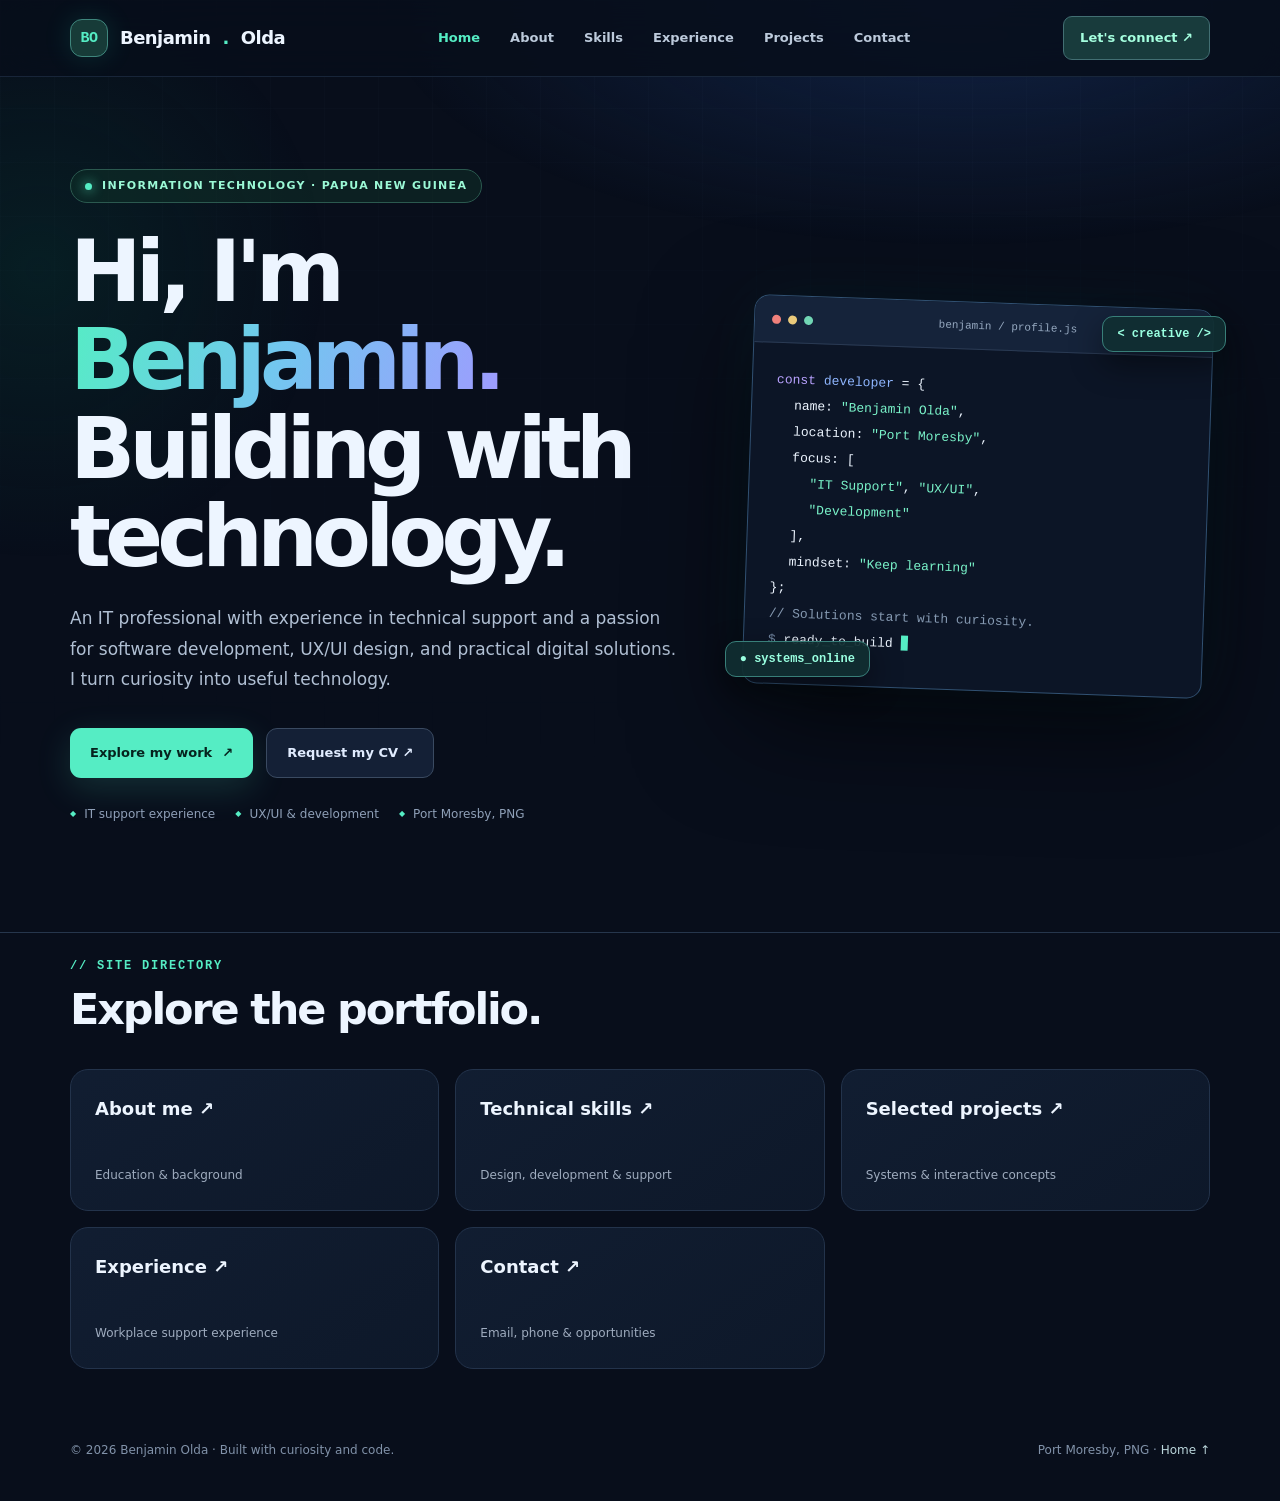
<file: index.html>
<!doctype html>
<html lang="en">
<head>
<meta charset="utf-8">
<meta name="viewport" content="width=device-width,initial-scale=1">

<title>Benjamin Olda | Home — IT Portfolio</title>

<meta name="description" content="Portfolio of Benjamin Olda, Papua New Guinea IT professional working across IT support, software development and UX/UI design.">

<meta name="theme-color" content="#080e1b">

<link rel="canonical" href="https://benjaminolda01.github.io/">

<!-- Website Favicon -->
<link rel="icon" type="image/jpeg" href="/favicon.jpg">

<meta property="og:type" content="website">
<meta property="og:title" content="Benjamin Olda | Home — IT Portfolio">
<meta property="og:description" content="Portfolio of Benjamin Olda, Papua New Guinea IT professional working across IT support, software development and UX/UI design.">
<meta property="og:url" content="https://benjaminolda01.github.io/">

<link rel="stylesheet" href="styles.css">
</head>

<body>

<div class="grid-bg" aria-hidden="true"></div>

<header class="topbar">
<nav class="nav wrap" aria-label="Main navigation">

<a class="brand" href="index.html" aria-label="Benjamin Olda home">
<span class="logo">BO</span> Benjamin<span style="color:var(--mint)">.</span>Olda
</a>

<button class="menu-toggle" id="menuToggle" type="button" aria-expanded="false" aria-controls="navLinks">
☰ Menu
</button>

<div class="links" id="navLinks">
<a href="index.html" aria-current="page">Home</a>
<a href="about.html">About</a>
<a href="skills.html">Skills</a>
<a href="experience.html">Experience</a>
<a href="projects.html">Projects</a>
<a href="contact.html">Contact</a>
</div>

<a class="nav-cta" href="contact.html">Let's connect ↗</a>

</nav>
</header>

<main>

<section class="hero" id="home">
<div class="wrap hero-layout">

<div>

<div class="eyebrow">
<span class="pulse"></span> Information Technology · Papua New Guinea
</div>

<h1>
Hi, I'm <span class="gradient">Benjamin.</span><br/>
Building with technology.
</h1>

<p class="intro">
An IT professional with experience in technical support and a passion for software development, UX/UI design, and practical digital solutions. I turn curiosity into useful technology.
</p>

<div class="cta-row">
<a class="btn btn-primary" href="projects.html">
Explore my work <span aria-hidden="true">↗</span>
</a>

<a class="btn btn-outline" href="mailto:benjaminisaiaholda01@gmail.com?subject=Request%20for%20CV">
Request my CV ↗
</a>
</div>

<div class="micro">
<span>IT support experience</span>
<span>UX/UI &amp; development</span>
<span>Port Moresby, PNG</span>
</div>

</div>

<div aria-label="Decorative code editor illustration" class="visual">

<div class="orb"></div>

<div class="terminal">

<div class="terminal-head">
<span class="dot"></span>
<span class="dot"></span>
<span class="dot"></span>
<span class="terminal-title">benjamin / profile.js</span>
</div>

<div class="terminal-body">

<div>
<span class="term-purple">const</span>
<span class="term-key">developer</span> = {
</div>

<div class="term-indent">
name: <span class="term-str">"Benjamin Olda"</span>,
</div>

<div class="term-indent">
location: <span class="term-str">"Port Moresby"</span>,
</div>

<div class="term-indent">
focus: [
</div>

<div class="term-indent" style="padding-left:36px">
<span class="term-str">"IT Support"</span>, <span class="term-str">"UX/UI"</span>,
</div>

<div class="term-indent" style="padding-left:36px">
<span class="term-str">"Development"</span>
</div>

<div class="term-indent">],</div>

<div class="term-indent">
mindset: <span class="term-str">"Keep learning"</span>
</div>

<div>};</div>

<div class="term-comment">// Solutions start with curiosity.</div>

<div>
<span class="term-muted">$</span> ready_to_build
<span class="term-cursor"></span>
</div>

</div>
</div>

<div class="float-chip chip-a">&lt; creative /&gt;</div>
<div class="float-chip chip-b">● systems_online</div>

</div>

</div>
</section>

<hr class="divider">

<section class="page-nav">
<div class="wrap">

<div class="section-head">
<div class="kicker">// Site directory</div>
<h2>Explore the portfolio.</h2>
</div>

<div class="page-nav-grid">

<a class="glass page-nav-card" href="about.html">
<strong>About me ↗</strong>
<span>Education & background</span>
</a>

<a class="glass page-nav-card" href="skills.html">
<strong>Technical skills ↗</strong>
<span>Design, development & support</span>
</a>

<a class="glass page-nav-card" href="projects.html">
<strong>Selected projects ↗</strong>
<span>Systems & interactive concepts</span>
</a>

<a class="glass page-nav-card" href="experience.html">
<strong>Experience ↗</strong>
<span>Workplace support experience</span>
</a>

<a class="glass page-nav-card" href="contact.html">
<strong>Contact ↗</strong>
<span>Email, phone & opportunities</span>
</a>

</div>
</div>
</section>

</main>

<footer class="wrap footer">

<span>
© <span id="year">2026</span> Benjamin Olda · Built with curiosity and code.
</span>

<span>
Port Moresby, PNG · <a href="index.html">Home ↑</a>
</span>

</footer>

<script>

const toggle = document.getElementById('menuToggle');
const nav = document.getElementById('navLinks');

toggle.addEventListener('click', () => {
    const opened = nav.classList.toggle('open');
    toggle.setAttribute('aria-expanded', String(opened));
});

nav.querySelectorAll('a').forEach(link => {
    link.addEventListener('click', () => {
        nav.classList.remove('open');
        toggle.setAttribute('aria-expanded', 'false');
    });
});

document.getElementById('year').textContent = new Date().getFullYear();

</script>

</body>
</html>
</file>
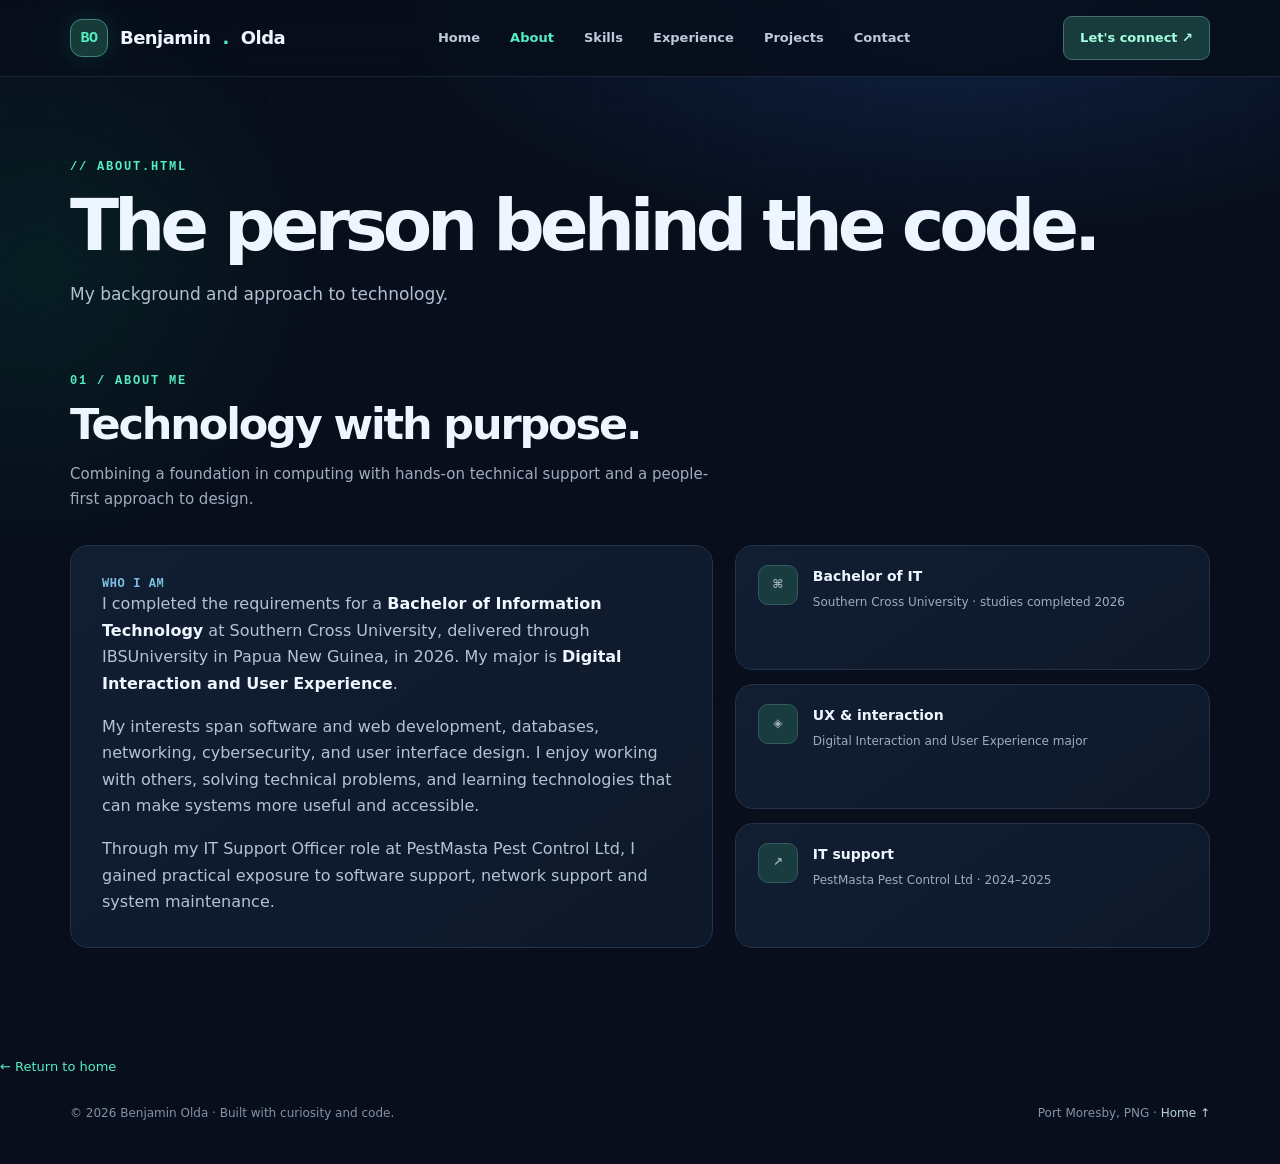
<file: about.html>
<!doctype html><html lang="en"><head><meta charset="utf-8"><meta name="viewport" content="width=device-width,initial-scale=1">
<title>Benjamin Olda | About — IT Portfolio</title><meta name="description" content="Learn about Benjamin Olda’s Bachelor of Information Technology studies and focus on Digital Interaction and User Experience.">
<meta name="theme-color" content="#080e1b"><link rel="canonical" href="https://benjaminolda01.github.io/about.html">
<meta property="og:type" content="website"><meta property="og:title" content="Benjamin Olda | About — IT Portfolio"><meta property="og:description" content="Learn about Benjamin Olda’s Bachelor of Information Technology studies and focus on Digital Interaction and User Experience."><meta property="og:url" content="https://benjaminolda01.github.io/about.html">
<link rel="stylesheet" href="styles.css"></head><body><div class="grid-bg" aria-hidden="true"></div><header class="topbar"><nav class="nav wrap" aria-label="Main navigation">
<a class="brand" href="index.html" aria-label="Benjamin Olda home"><span class="logo">BO</span> Benjamin<span style="color:var(--mint)">.</span>Olda</a>
<button class="menu-toggle" id="menuToggle" type="button" aria-expanded="false" aria-controls="navLinks">☰ Menu</button>
<div class="links" id="navLinks"><a href="index.html">Home</a><a href="about.html" aria-current="page">About</a><a href="skills.html">Skills</a><a href="experience.html">Experience</a><a href="projects.html">Projects</a><a href="contact.html">Contact</a></div><a class="nav-cta" href="contact.html">Let's connect ↗</a></nav></header><main><div class="wrap page-heading"><div class="kicker">// about.html</div><h1>The person behind the code.</h1><p class="intro">My background and approach to technology.</p></div><section class="section section-page" id="about"><div class="wrap"><div class="section-head"><div class="kicker">01 / About me</div><h2>Technology with purpose.</h2><p class="section-desc">Combining a foundation in computing with hands-on technical support and a people-first approach to design.</p></div>
<div class="about-grid"><div class="glass about-main"><div class="small-label">WHO I AM</div><p>I completed the requirements for a <strong style="color:#eef7ff">Bachelor of Information Technology</strong> at Southern Cross University, delivered through IBSUniversity in Papua New Guinea, in 2026. My major is <strong style="color:#eef7ff">Digital Interaction and User Experience</strong>.</p><p>My interests span software and web development, databases, networking, cybersecurity, and user interface design. I enjoy working with others, solving technical problems, and learning technologies that can make systems more useful and accessible.</p><p>Through my IT Support Officer role at PestMasta Pest Control Ltd, I gained practical exposure to software support, network support and system maintenance.</p></div>
<div class="fact-grid"><div class="glass fact"><span class="fact-icon">⌘</span><div><strong>Bachelor of IT</strong><span>Southern Cross University · studies completed 2026</span></div></div><div class="glass fact"><span class="fact-icon">◈</span><div><strong>UX &amp; interaction</strong><span>Digital Interaction and User Experience major</span></div></div><div class="glass fact"><span class="fact-icon">↗</span><div><strong>IT support</strong><span>PestMasta Pest Control Ltd · 2024–2025</span></div></div></div></div>
</div></section><div class="wrap back-line"><a href="index.html">← Return to home</a></div></main><footer class="wrap footer"><span>© <span id="year">2026</span> Benjamin Olda · Built with curiosity and code.</span><span>Port Moresby, PNG · <a href="index.html">Home ↑</a></span></footer><script>
const toggle=document.getElementById('menuToggle'),nav=document.getElementById('navLinks');
toggle.addEventListener('click',()=>{const opened=nav.classList.toggle('open');toggle.setAttribute('aria-expanded',String(opened))});
nav.querySelectorAll('a').forEach(link=>link.addEventListener('click',()=>{nav.classList.remove('open');toggle.setAttribute('aria-expanded','false')}));
document.getElementById('year').textContent=new Date().getFullYear();
</script></body></html>
</file>
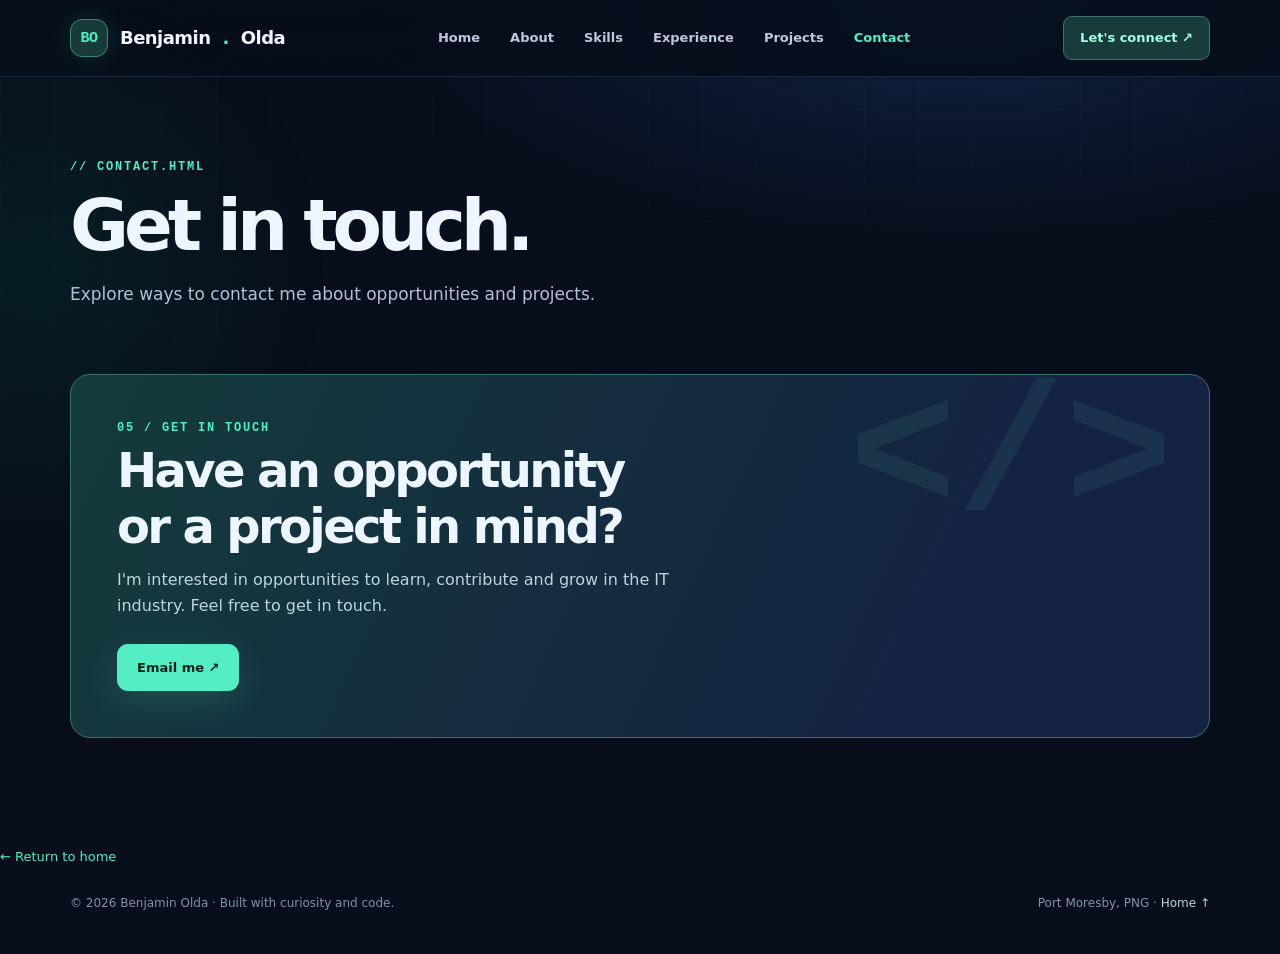
<file: contact.html>
<!doctype html><html lang="en"><head><meta charset="utf-8"><meta name="viewport" content="width=device-width,initial-scale=1">
<title>Benjamin Olda | Contact — IT Portfolio</title><meta name="description" content="Contact Benjamin Olda in Port Moresby, Papua New Guinea for IT opportunities and professional enquiries.">
<meta name="theme-color" content="#080e1b"><link rel="canonical" href="https://benjaminolda01.github.io/contact.html">
<meta property="og:type" content="website"><meta property="og:title" content="Benjamin Olda | Contact — IT Portfolio"><meta property="og:description" content="Contact Benjamin Olda in Port Moresby, Papua New Guinea for IT opportunities and professional enquiries."><meta property="og:url" content="https://benjaminolda01.github.io/contact.html">
<link rel="stylesheet" href="styles.css"></head><body><div class="grid-bg" aria-hidden="true"></div><header class="topbar"><nav class="nav wrap" aria-label="Main navigation">
<a class="brand" href="index.html" aria-label="Benjamin Olda home"><span class="logo">BO</span> Benjamin<span style="color:var(--mint)">.</span>Olda</a>
<button class="menu-toggle" id="menuToggle" type="button" aria-expanded="false" aria-controls="navLinks">☰ Menu</button>
<div class="links" id="navLinks"><a href="index.html">Home</a><a href="about.html">About</a><a href="skills.html">Skills</a><a href="experience.html">Experience</a><a href="projects.html">Projects</a><a href="contact.html" aria-current="page">Contact</a></div><a class="nav-cta" href="contact.html">Let's connect ↗</a></nav></header><main><div class="wrap page-heading"><div class="kicker">// contact.html</div><h1>Get in touch.</h1><p class="intro">Explore ways to contact me about opportunities and projects.</p></div><section class="section section-page" id="contact"><div class="wrap"><div class="contact-box"><div class="kicker">05 / Get in touch</div><h2>Have an opportunity<br/>or a project in mind?</h2><p>I'm interested in opportunities to learn, contribute and grow in the IT industry. Feel free to get in touch.</p><div class="contact-actions"><a class="btn btn-primary" href="mailto:benjaminisaiaholda01@gmail.com?subject=Hello%20Benjamin%20%E2%80%94%20IT%20Opportunity">Email me ↗</a></div></div></div></section><div class="wrap back-line"><a href="index.html">← Return to home</a></div></main><footer class="wrap footer"><span>© <span id="year">2026</span> Benjamin Olda · Built with curiosity and code.</span><span>Port Moresby, PNG · <a href="index.html">Home ↑</a></span></footer><script>
const toggle=document.getElementById('menuToggle'),nav=document.getElementById('navLinks');
toggle.addEventListener('click',()=>{const opened=nav.classList.toggle('open');toggle.setAttribute('aria-expanded',String(opened))});
nav.querySelectorAll('a').forEach(link=>link.addEventListener('click',()=>{nav.classList.remove('open');toggle.setAttribute('aria-expanded','false')}));
document.getElementById('year').textContent=new Date().getFullYear();
</script></body></html>
</file>
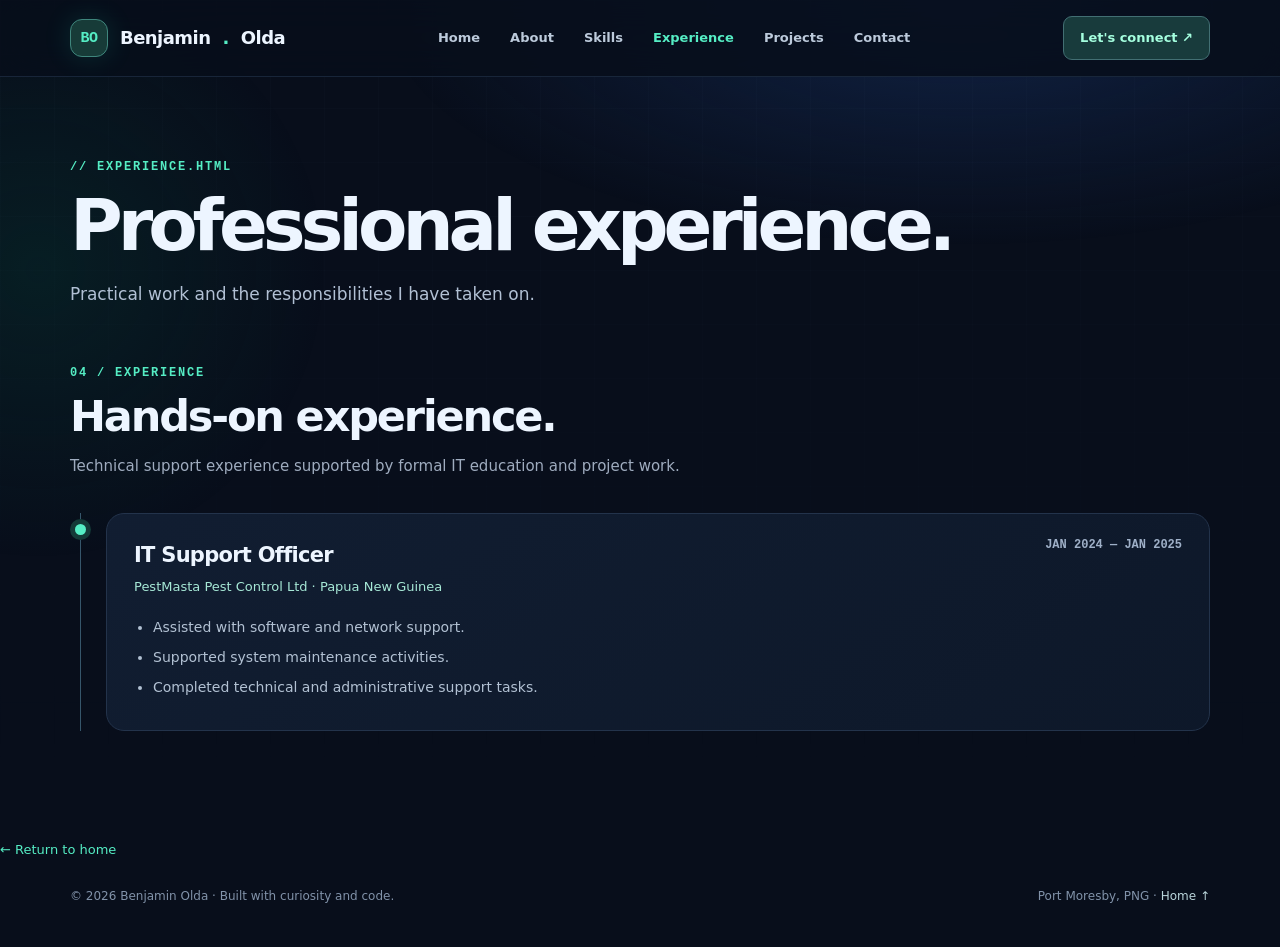
<file: experience.html>
<!doctype html><html lang="en"><head><meta charset="utf-8"><meta name="viewport" content="width=device-width,initial-scale=1">
<title>Benjamin Olda | Experience — IT Portfolio</title><meta name="description" content="IT support experience at PestMasta Pest Control Ltd, including software and network support and maintenance.">
<meta name="theme-color" content="#080e1b"><link rel="canonical" href="https://benjaminolda01.github.io/experience.html">
<meta property="og:type" content="website"><meta property="og:title" content="Benjamin Olda | Experience — IT Portfolio"><meta property="og:description" content="IT support experience at PestMasta Pest Control Ltd, including software and network support and maintenance."><meta property="og:url" content="https://benjaminolda01.github.io/experience.html">
<link rel="stylesheet" href="styles.css"></head><body><div class="grid-bg" aria-hidden="true"></div><header class="topbar"><nav class="nav wrap" aria-label="Main navigation">
<a class="brand" href="index.html" aria-label="Benjamin Olda home"><span class="logo">BO</span> Benjamin<span style="color:var(--mint)">.</span>Olda</a>
<button class="menu-toggle" id="menuToggle" type="button" aria-expanded="false" aria-controls="navLinks">☰ Menu</button>
<div class="links" id="navLinks"><a href="index.html">Home</a><a href="about.html">About</a><a href="skills.html">Skills</a><a href="experience.html" aria-current="page">Experience</a><a href="projects.html">Projects</a><a href="contact.html">Contact</a></div><a class="nav-cta" href="contact.html">Let's connect ↗</a></nav></header><main><div class="wrap page-heading"><div class="kicker">// experience.html</div><h1>Professional experience.</h1><p class="intro">Practical work and the responsibilities I have taken on.</p></div><section class="section section-page" id="experience" style="padding-top:30px"><div class="wrap"><div class="section-head"><div class="kicker">04 / Experience</div><h2>Hands-on experience.</h2><p class="section-desc">Technical support experience supported by formal IT education and project work.</p></div>
<div class="timeline"><article class="glass timeline-card"><div class="timeline-header"><div><h3>IT Support Officer</h3><div class="company">PestMasta Pest Control Ltd · Papua New Guinea</div></div><span class="date">JAN 2024 — JAN 2025</span></div><ul><li>Assisted with software and network support.</li><li>Supported system maintenance activities.</li><li>Completed technical and administrative support tasks.</li></ul></article></div>
</div></section><div class="wrap back-line"><a href="index.html">← Return to home</a></div></main><footer class="wrap footer"><span>© <span id="year">2026</span> Benjamin Olda · Built with curiosity and code.</span><span>Port Moresby, PNG · <a href="index.html">Home ↑</a></span></footer><script>
const toggle=document.getElementById('menuToggle'),nav=document.getElementById('navLinks');
toggle.addEventListener('click',()=>{const opened=nav.classList.toggle('open');toggle.setAttribute('aria-expanded',String(opened))});
nav.querySelectorAll('a').forEach(link=>link.addEventListener('click',()=>{nav.classList.remove('open');toggle.setAttribute('aria-expanded','false')}));
document.getElementById('year').textContent=new Date().getFullYear();
</script></body></html>
</file>
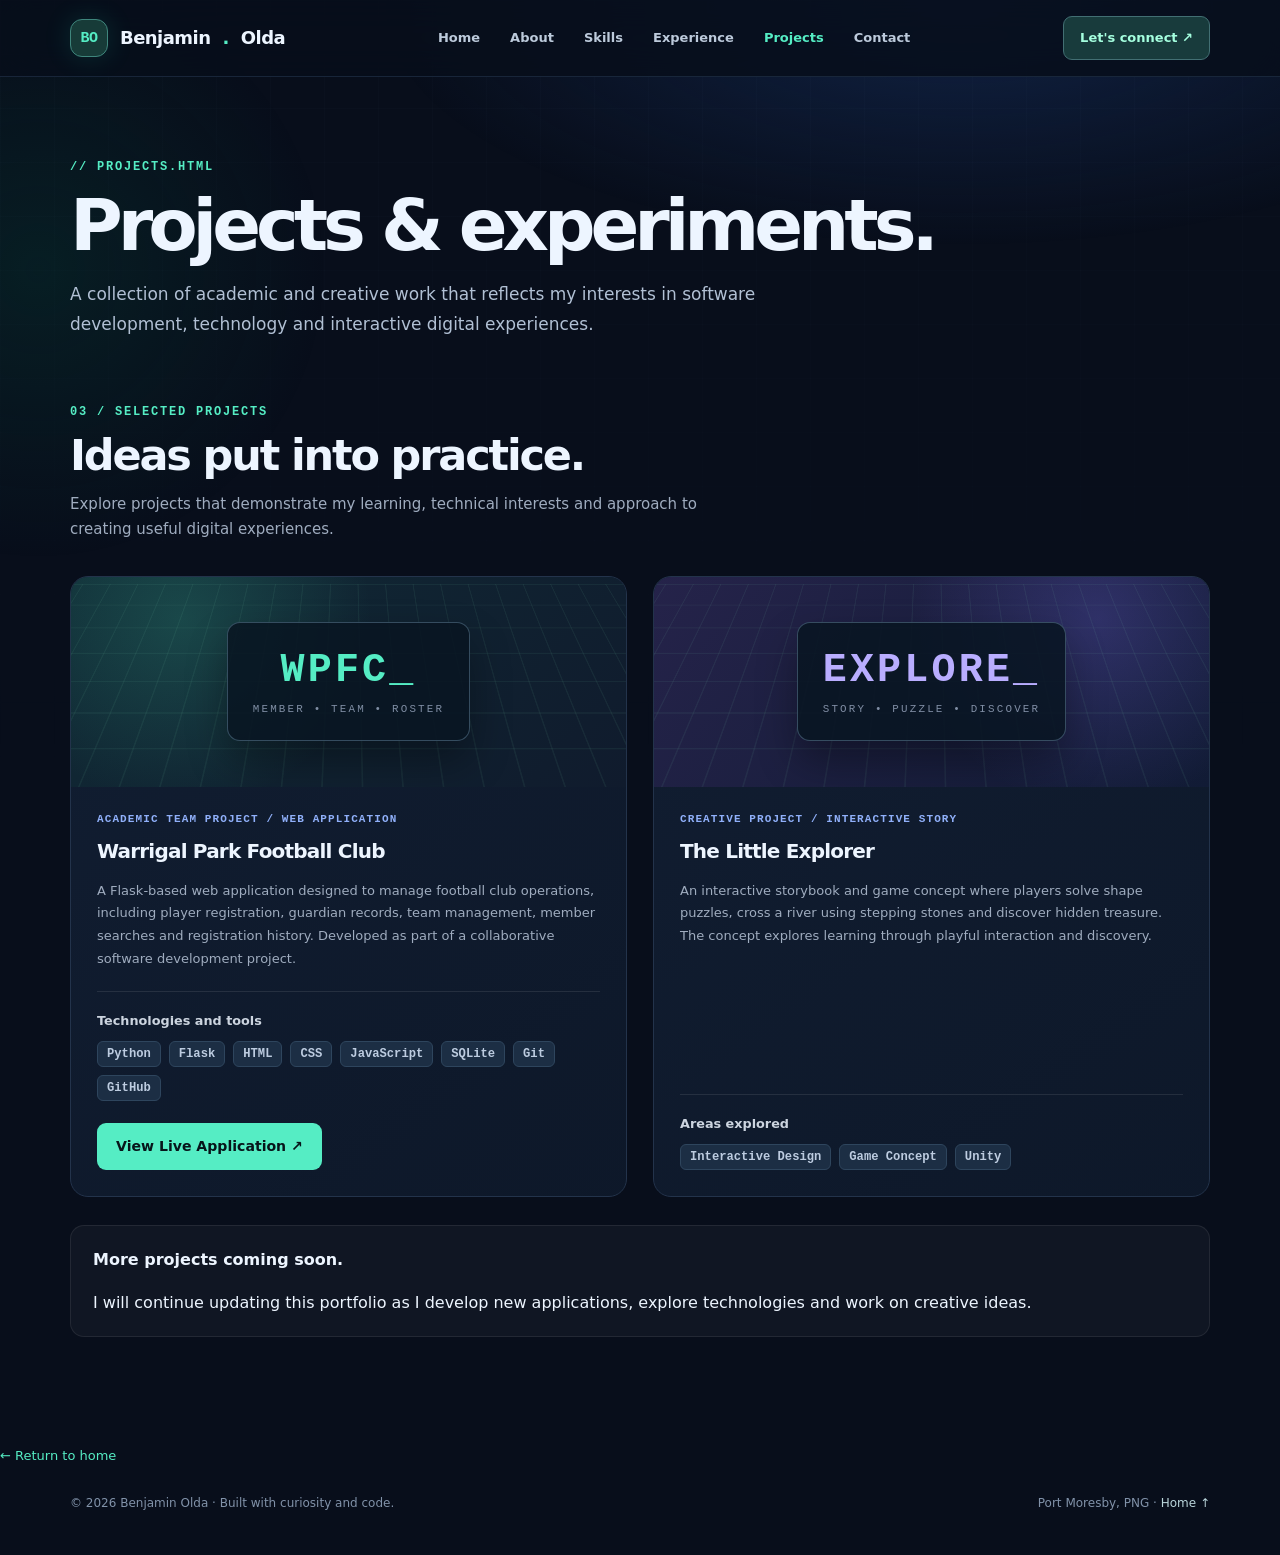
<file: projects.html>
<!doctype html>
<html lang="en">
<head>
  <meta charset="utf-8">
  <meta name="viewport" content="width=device-width, initial-scale=1">

  <title>Benjamin Olda | Projects — IT Portfolio</title>

  <meta name="description" content="Explore Benjamin Olda's academic and creative projects, including Warrigal Park Football Club and The Little Explorer.">
  <meta name="theme-color" content="#080e1b">

  <link rel="canonical" href="https://benjaminolda01.github.io/projects.html">

  <meta property="og:type" content="website">
  <meta property="og:title" content="Benjamin Olda | Projects">
  <meta property="og:description" content="Explore academic and creative projects by Benjamin Olda.">
  <meta property="og:url" content="https://benjaminolda01.github.io/projects.html">

  <link rel="stylesheet" href="styles.css">

  <style>
    .projects-intro {
      max-width: 720px;
    }

    .project-grid {
      display: grid;
      grid-template-columns: repeat(2, minmax(0, 1fr));
      gap: 26px;
      align-items: stretch;
    }

    .project {
      display: flex;
      flex-direction: column;
      height: 100%;
      overflow: hidden;
      transition: transform 0.25s ease, border-color 0.25s ease;
    }

    .project:hover {
      transform: translateY(-5px);
    }

    .project-visual {
      min-height: 190px;
      display: flex;
      align-items: center;
      justify-content: center;
      position: relative;
      overflow: hidden;
    }

    .project-visual.first {
      background:
        radial-gradient(circle at 20% 20%, rgba(69, 221, 174, 0.18), transparent 40%),
        linear-gradient(135deg, #102a35, #101b2d);
    }

    .project-visual.second {
      background:
        radial-gradient(circle at 80% 20%, rgba(128, 115, 255, 0.22), transparent 40%),
        linear-gradient(135deg, #25234a, #111b35);
    }

    .project-code {
      text-align: center;
      padding: 25px;
      position: relative;
      z-index: 1;
    }

    .project-code strong {
      display: block;
      font-size: clamp(1.8rem, 4vw, 2.5rem);
      letter-spacing: 0.08em;
      color: var(--mint);
    }

    .second .project-code strong {
      color: #b9adff;
    }

    .project-code small {
      display: block;
      margin-top: 10px;
      letter-spacing: 0.2em;
      font-size: 0.68rem;
      opacity: 0.8;
    }

    .project-body {
      padding: 26px;
      display: flex;
      flex-direction: column;
      flex: 1;
    }

    .project-body h3 {
      margin: 10px 0 12px;
    }

    .project-body p {
      line-height: 1.75;
      margin-bottom: 20px;
    }

    .project-details {
      margin-top: auto;
      padding-top: 18px;
      border-top: 1px solid rgba(255, 255, 255, 0.09);
    }

    .project-details strong {
      display: block;
      font-size: 0.8rem;
      margin-bottom: 10px;
      opacity: 0.85;
    }

    .tags {
      display: flex;
      flex-wrap: wrap;
      gap: 8px;
    }

    .tag {
      font-size: 0.76rem;
    }

    .project-action {
      display: inline-flex;
      align-items: center;
      justify-content: center;
      gap: 8px;
      margin-top: 22px;
      padding: 12px 19px;
      width: fit-content;
      max-width: 100%;
      border-radius: 9px;
      background: var(--mint);
      color: #07151a;
      font-weight: 700;
      font-size: 0.88rem;
      text-decoration: none;
      transition: transform 0.2s ease, opacity 0.2s ease;
    }

    .project-action:hover {
      transform: translateY(-2px);
      opacity: 0.9;
    }

    .project-action:focus-visible {
      outline: 3px solid white;
      outline-offset: 4px;
    }

    .project-note {
      margin-top: 28px;
      padding: 20px 22px;
      border-radius: 14px;
      background: rgba(255, 255, 255, 0.035);
      border: 1px solid rgba(255, 255, 255, 0.08);
      line-height: 1.7;
    }

    .project-note p {
      margin-bottom: 0;
    }

    @media (max-width: 760px) {
      .project-grid {
        grid-template-columns: 1fr;
      }

      .project-visual {
        min-height: 160px;
      }

      .project-body {
        padding: 22px;
      }
    }

    @media (prefers-reduced-motion: reduce) {
      .project,
      .project-action {
        transition: none;
      }

      .project:hover,
      .project-action:hover {
        transform: none;
      }
    }
  </style>
</head>

<body>

  <div class="grid-bg" aria-hidden="true"></div>

  <header class="topbar">
    <nav class="nav wrap" aria-label="Main navigation">

      <a class="brand" href="index.html" aria-label="Benjamin Olda home">
        <span class="logo">BO</span>
        Benjamin<span style="color:var(--mint)">.</span>Olda
      </a>

      <button
        class="menu-toggle"
        id="menuToggle"
        type="button"
        aria-expanded="false"
        aria-controls="navLinks">
        ☰ Menu
      </button>

      <div class="links" id="navLinks">
        <a href="index.html">Home</a>
        <a href="about.html">About</a>
        <a href="skills.html">Skills</a>
        <a href="experience.html">Experience</a>
        <a href="projects.html" aria-current="page">Projects</a>
        <a href="contact.html">Contact</a>
      </div>

      <a class="nav-cta" href="contact.html">Let's connect ↗</a>

    </nav>
  </header>

  <main>

    <section class="wrap page-heading">
      <div class="kicker">// projects.html</div>

      <h1>Projects & experiments.</h1>

      <p class="intro projects-intro">
        A collection of academic and creative work that reflects my
        interests in software development, technology and interactive
        digital experiences.
      </p>
    </section>

    <section class="section section-page" id="projects">
      <div class="wrap">

        <div class="section-head">
          <div class="kicker">03 / Selected projects</div>

          <h2>Ideas put into practice.</h2>

          <p class="section-desc">
            Explore projects that demonstrate my learning, technical
            interests and approach to creating useful digital experiences.
          </p>
        </div>

        <div class="project-grid">

          <!-- PROJECT 1: WARRIGAL PARK FC -->

          <article class="glass project">

            <div class="project-visual first" aria-hidden="true">
              <div class="project-code">
                <strong>WPFC_</strong>
                <small>MEMBER • TEAM • ROSTER</small>
              </div>
            </div>

            <div class="project-body">

              <div class="category">
                Academic team project / Web application
              </div>

              <h3>Warrigal Park Football Club</h3>

              <p>
                A Flask-based web application designed to manage football
                club operations, including player registration, guardian
                records, team management, member searches and registration
                history. Developed as part of a collaborative software
                development project.
              </p>

              <div class="project-details">

                <strong>Technologies and tools</strong>

                <div class="tags">
                  <span class="tag">Python</span>
                  <span class="tag">Flask</span>
                  <span class="tag">HTML</span>
                  <span class="tag">CSS</span>
                  <span class="tag">JavaScript</span>
                  <span class="tag">SQLite</span>
                  <span class="tag">Git</span>
                  <span class="tag">GitHub</span>
                </div>

              </div>

              <a
                class="project-action"
                href="https://benjamin-olda-contact.bushyknack8.chatgpt.site/warrigal/"
                target="_blank"
                rel="noopener noreferrer">
                View Live Application ↗
              </a>

            </div>
          </article>


          <!-- PROJECT 2: THE LITTLE EXPLORER -->

          <article class="glass project">

            <div class="project-visual second" aria-hidden="true">
              <div class="project-code">
                <strong>EXPLORE_</strong>
                <small>STORY • PUZZLE • DISCOVER</small>
              </div>
            </div>

            <div class="project-body">

              <div class="category">
                Creative project / Interactive story
              </div>

              <h3>The Little Explorer</h3>

              <p>
                An interactive storybook and game concept where players
                solve shape puzzles, cross a river using stepping stones
                and discover hidden treasure. The concept explores
                learning through playful interaction and discovery.
              </p>

              <div class="project-details">

                <strong>Areas explored</strong>

                <div class="tags">
                  <span class="tag">Interactive Design</span>
                  <span class="tag">Game Concept</span>
                  <span class="tag">Unity</span>
                </div>

              </div>

            </div>
          </article>

        </div>

        <div class="project-note">
          <strong>More projects coming soon.</strong>

          <p>
            I will continue updating this portfolio as I develop new
            applications, explore technologies and work on creative ideas.
          </p>
        </div>

      </div>
    </section>

    <div class="wrap back-line">
      <a href="index.html">← Return to home</a>
    </div>

  </main>

  <footer class="wrap footer">

    <span>
      © <span id="year">2026</span> Benjamin Olda · Built with curiosity and code.
    </span>

    <span>
      Port Moresby, PNG · <a href="index.html">Home ↑</a>
    </span>

  </footer>

  <script>
    const toggle = document.getElementById('menuToggle');
    const nav = document.getElementById('navLinks');

    toggle.addEventListener('click', () => {
      const opened = nav.classList.toggle('open');
      toggle.setAttribute('aria-expanded', String(opened));
    });

    nav.querySelectorAll('a').forEach(link => {
      link.addEventListener('click', () => {
        nav.classList.remove('open');
        toggle.setAttribute('aria-expanded', 'false');
      });
    });

    document.getElementById('year').textContent =
      new Date().getFullYear();
  </script>

</body>
</html>
</file>
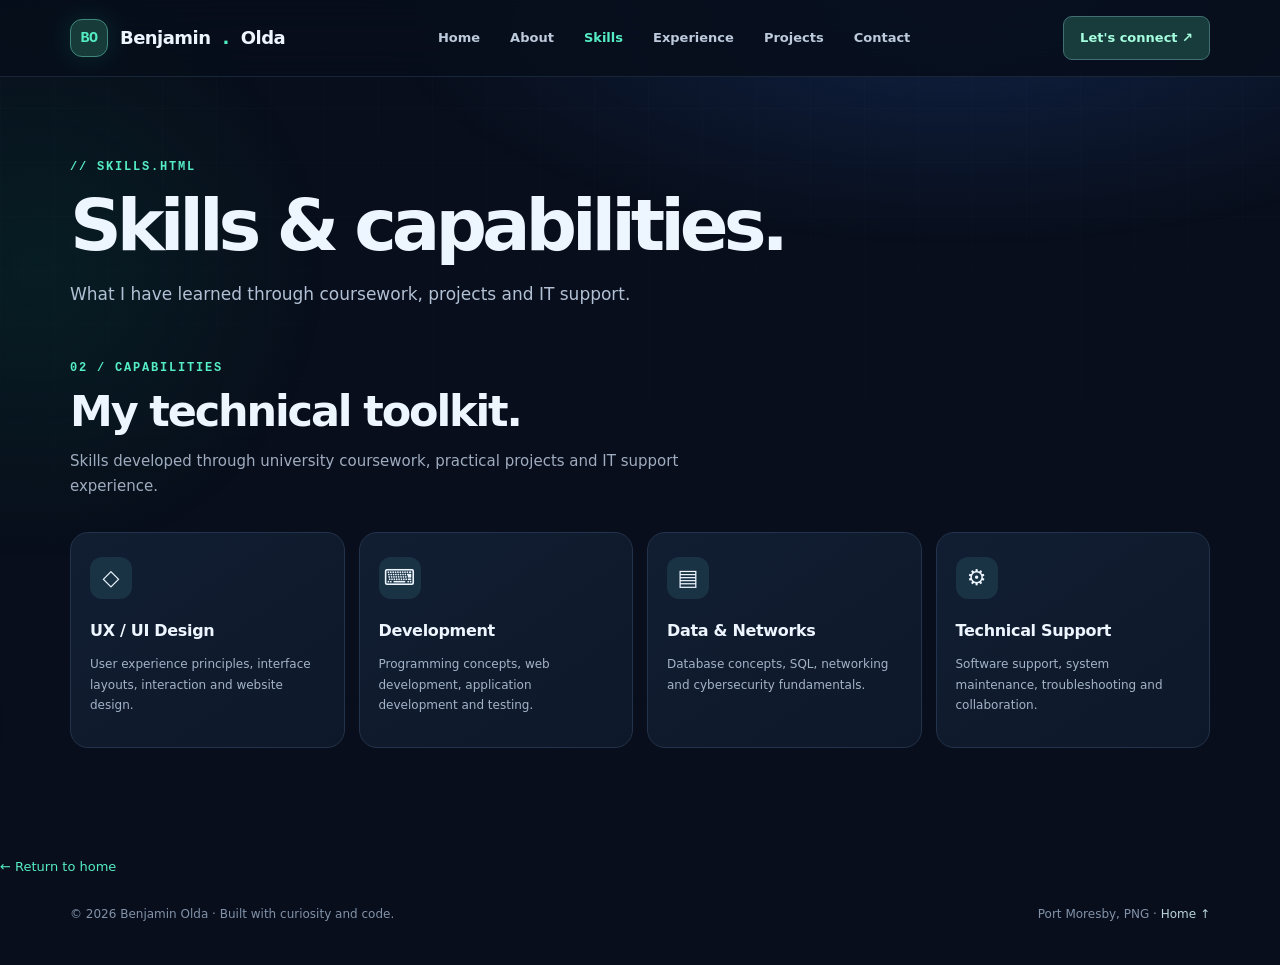
<file: skills.html>
<!doctype html><html lang="en"><head><meta charset="utf-8"><meta name="viewport" content="width=device-width,initial-scale=1">
<title>Benjamin Olda | Skills — IT Portfolio</title><meta name="description" content="Explore Benjamin Olda’s IT skills in UX/UI, programming, web development, SQL, networks and technical support.">
<meta name="theme-color" content="#080e1b"><link rel="canonical" href="https://benjaminolda01.github.io/skills.html">
<meta property="og:type" content="website"><meta property="og:title" content="Benjamin Olda | Skills — IT Portfolio"><meta property="og:description" content="Explore Benjamin Olda’s IT skills in UX/UI, programming, web development, SQL, networks and technical support."><meta property="og:url" content="https://benjaminolda01.github.io/skills.html">
<link rel="stylesheet" href="styles.css"></head><body><div class="grid-bg" aria-hidden="true"></div><header class="topbar"><nav class="nav wrap" aria-label="Main navigation">
<a class="brand" href="index.html" aria-label="Benjamin Olda home"><span class="logo">BO</span> Benjamin<span style="color:var(--mint)">.</span>Olda</a>
<button class="menu-toggle" id="menuToggle" type="button" aria-expanded="false" aria-controls="navLinks">☰ Menu</button>
<div class="links" id="navLinks"><a href="index.html">Home</a><a href="about.html">About</a><a href="skills.html" aria-current="page">Skills</a><a href="experience.html">Experience</a><a href="projects.html">Projects</a><a href="contact.html">Contact</a></div><a class="nav-cta" href="contact.html">Let's connect ↗</a></nav></header><main><div class="wrap page-heading"><div class="kicker">// skills.html</div><h1>Skills & capabilities.</h1><p class="intro">What I have learned through coursework, projects and IT support.</p></div><section class="section section-page" id="skills" style="padding-top:25px"><div class="wrap"><div class="section-head"><div class="kicker">02 / Capabilities</div><h2>My technical toolkit.</h2><p class="section-desc">Skills developed through university coursework, practical projects and IT support experience.</p></div>
<div class="skill-grid"><article class="glass skill"><div aria-hidden="true" class="skill-icon">◇</div><h3>UX / UI Design</h3><p>User experience principles, interface layouts, interaction and website design.</p></article><article class="glass skill"><div aria-hidden="true" class="skill-icon">⌨</div><h3>Development</h3><p>Programming concepts, web development, application development and testing.</p></article><article class="glass skill"><div aria-hidden="true" class="skill-icon">▤</div><h3>Data &amp; Networks</h3><p>Database concepts, SQL, networking and cybersecurity fundamentals.</p></article><article class="glass skill"><div aria-hidden="true" class="skill-icon">⚙</div><h3>Technical Support</h3><p>Software support, system maintenance, troubleshooting and collaboration.</p></article></div></div></section><div class="wrap back-line"><a href="index.html">← Return to home</a></div></main><footer class="wrap footer"><span>© <span id="year">2026</span> Benjamin Olda · Built with curiosity and code.</span><span>Port Moresby, PNG · <a href="index.html">Home ↑</a></span></footer><script>
const toggle=document.getElementById('menuToggle'),nav=document.getElementById('navLinks');
toggle.addEventListener('click',()=>{const opened=nav.classList.toggle('open');toggle.setAttribute('aria-expanded',String(opened))});
nav.querySelectorAll('a').forEach(link=>link.addEventListener('click',()=>{nav.classList.remove('open');toggle.setAttribute('aria-expanded','false')}));
document.getElementById('year').textContent=new Date().getFullYear();
</script></body></html>
</file>
<file: styles.css>
:root{color-scheme:dark;--bg:#080e1b;--panel:#0e182b;--panel2:#101e33;--line:#23334b;--text:#edf5ff;--muted:#9facbf;--mint:#55edc4;--blue:#77a8ff;--violet:#c8a6ff;--max:1140px}
  *{box-sizing:border-box}html{scroll-behavior:smooth}body{margin:0;background:var(--bg);color:var(--text);font-family:Inter,ui-sans-serif,system-ui,-apple-system,"Segoe UI",sans-serif;line-height:1.65}a{color:inherit;text-decoration:none}button{font:inherit}a:focus-visible,button:focus-visible{outline:3px solid var(--mint);outline-offset:4px}::selection{background:#54ebc5;color:#081320}
  body::before{content:"";pointer-events:none;position:fixed;inset:0;background:radial-gradient(ellipse 60% 35% at 75% 1%,#18346986,transparent 75%),radial-gradient(ellipse 28% 40% at 3% 30%,#0643384d,transparent 80%);z-index:-2}
  .grid-bg{position:absolute;inset:0;pointer-events:none;background-image:linear-gradient(#91acc20a 1px,transparent 1px),linear-gradient(90deg,#91acc20a 1px,transparent 1px);background-size:54px 54px;mask-image:linear-gradient(#0009,transparent 90%);z-index:-1}
  .wrap{width:min(calc(100% - 48px),var(--max));margin:auto}.topbar{position:sticky;top:0;z-index:10;background:#080e1bdc;backdrop-filter:blur(18px);border-bottom:1px solid #223249a8}.nav{height:76px;display:flex;align-items:center;justify-content:space-between;gap:20px}.brand{display:flex;align-items:center;gap:12px;font-weight:850;letter-spacing:-.03em;font-size:18px}.logo{display:grid;place-items:center;width:38px;height:38px;border:1px solid #3f867d;border-radius:12px;background:#173b38;color:var(--mint);font:700 15px ui-monospace,SFMono-Regular,Consolas,monospace;box-shadow:0 0 28px #2ae7bb23}.links{display:flex;align-items:center;gap:30px;font-size:13px;color:#bccadb;font-weight:650}.links a:hover,.text-link:hover{color:var(--mint)}.nav-cta{border:1px solid #426f73;background:#183b3c;padding:10px 16px;border-radius:9px;color:#a5ffdf;font-size:13px;font-weight:750}.nav-cta:hover{background:#23544f}.menu-toggle{display:none;background:none;border:1px solid var(--line);color:var(--text);padding:8px 12px;border-radius:10px}
  .hero{position:relative;padding:92px 0 100px;overflow:hidden}.hero-layout{display:grid;grid-template-columns:1.15fr .85fr;align-items:center;gap:50px}.eyebrow{display:inline-flex;align-items:center;gap:10px;border:1px solid #2b594f;background:#12352c79;color:#9bf9d6;border-radius:99px;padding:7px 14px;font-size:11px;font-weight:800;letter-spacing:.12em;text-transform:uppercase}.pulse{display:inline-block;width:7px;height:7px;background:var(--mint);border-radius:50%;box-shadow:0 0 12px var(--mint)}h1{font-size:clamp(52px,6.7vw,88px);line-height:1.03;letter-spacing:-.07em;margin:24px 0 23px;font-weight:850}.gradient{background:linear-gradient(110deg,var(--mint),#72c7ef 48%,#9f9aff);background-clip:text;color:transparent}.intro{max-width:610px;color:#b1c0d4;font-size:17px;line-height:1.78}.cta-row{display:flex;flex-wrap:wrap;gap:13px;margin-top:34px}.btn{display:inline-flex;align-items:center;justify-content:center;gap:10px;padding:13px 20px;border-radius:11px;font-size:13px;font-weight:790;transition:transform .2s,background .2s}.btn:hover{transform:translateY(-2px)}.btn-primary{background:var(--mint);color:#06231e;box-shadow:0 10px 35px #55edc428}.btn-outline{border:1px solid #3a4a61;color:#e1ecff;background:#142036}.btn-outline:hover{background:#1b2c45}.micro{margin-top:27px;display:flex;gap:20px;flex-wrap:wrap;color:#8fa0b8;font-size:12px}.micro span:before{content:"◆";color:var(--mint);font-size:8px;vertical-align:2px;margin-right:8px}
  .visual{position:relative;min-height:385px;display:grid;place-items:center}.orb{position:absolute;width:340px;height:340px;border-radius:50%;background:radial-gradient(circle,#1b8a8e50,transparent 66%);filter:blur(9px)}.terminal{position:relative;width:100%;max-width:460px;transform:rotate(2deg);background:#0c1526;border:1px solid #315172;box-shadow:0 38px 105px #0009,0 0 65px #12827d1c;border-radius:15px;overflow:hidden}.terminal-head{height:47px;background:#15233a;display:flex;align-items:center;gap:7px;padding:0 17px;border-bottom:1px solid #2a3a53}.dot{width:9px;height:9px;border-radius:50%;background:#ef807b}.dot:nth-child(2){background:#eaca7b}.dot:nth-child(3){background:#71d6b4}.terminal-title{margin-left:auto;margin-right:auto;color:#96a9c0;font:11px ui-monospace,monospace}.terminal-body{padding:24px 24px 30px;font:13px/2.0 ui-monospace,SFMono-Regular,Consolas,monospace}.term-muted{color:#758ba7}.term-key{color:#8fb6ff}.term-str{color:#7af4ca}.term-purple{color:#b9a2ff}.term-indent{padding-left:18px}.term-comment{color:#869ab2}.term-cursor{display:inline-block;width:7px;height:15px;background:var(--mint);vertical-align:-3px;animation:blink 1.2s steps(2) infinite}@keyframes blink{50%{opacity:0}}.float-chip{position:absolute;border:1px solid #387f79;background:#112e32ef;color:#99ffe0;border-radius:11px;padding:10px 14px;box-shadow:0 12px 32px #0007;font:700 12px ui-monospace,monospace}.chip-a{right:-16px;top:14px}.chip-b{left:-22px;bottom:14px}
  section{scroll-margin-top:100px}.section{padding:82px 0}.section-head{margin-bottom:34px}.kicker{color:var(--mint);font:700 12px ui-monospace,monospace;letter-spacing:.15em;text-transform:uppercase}.section-head h2{font-size:clamp(28px,3.5vw,43px);letter-spacing:-.05em;line-height:1.15;margin:12px 0}.section-desc{color:var(--muted);max-width:650px;margin:0;font-size:15px}.divider{border:0;border-top:1px solid #26364c}
  .about-grid{display:grid;grid-template-columns:1.15fr .85fr;gap:22px}.glass{background:linear-gradient(145deg,#121f33f2,#0e192af5);border:1px solid var(--line);border-radius:18px}.about-main{padding:31px}.about-main p{color:#b4c2d4;margin:0 0 17px}.about-main p:last-child{margin-bottom:0}.small-label{font:700 12px ui-monospace,monospace;color:#7cbfe4;letter-spacing:.05em}.fact-grid{display:grid;gap:14px}.fact{padding:19px 22px;display:flex;gap:15px;align-items:flex-start}.fact-icon{display:grid;place-items:center;flex:0 0 40px;height:40px;border-radius:10px;color:var(--mint);background:#193c3e;border:1px solid #315c60;font-weight:800}.fact strong{display:block;font-size:14px}.fact span{font-size:12px;color:var(--muted)}
  .skill-grid{display:grid;grid-template-columns:repeat(4,1fr);gap:14px}.skill{padding:24px 19px;min-height:216px;transition:transform .2s,border-color .2s}.skill:hover,.project:hover{transform:translateY(-4px);border-color:#487987}.skill-icon{width:42px;height:42px;display:grid;place-items:center;font-size:22px;background:#1a3344;border-radius:12px;margin-bottom:22px}.skill h3{font-size:16px;line-height:1.3;letter-spacing:-.02em;margin:0 0 12px}.skill p{font-size:12px;color:#a3b3c8;margin:0;line-height:1.7}
  .project-grid{display:grid;grid-template-columns:repeat(2,1fr);gap:19px}.project{overflow:hidden;transition:transform .2s,border-color .2s}.project-visual{height:210px;position:relative;overflow:hidden;background:#12283b;display:grid;place-items:center}.project-visual:before{content:"";position:absolute;inset:0;background-image:linear-gradient(#7be4b31b 1px,transparent 1px),linear-gradient(90deg,#7be4b31b 1px,transparent 1px);background-size:26px 26px;transform:perspective(280px) rotateX(28deg) scale(1.3);opacity:.6}.project-visual.first{background:radial-gradient(ellipse at 35% 60%,#0f6d70b0,transparent 65%),#11243b}.project-visual.second{background:radial-gradient(ellipse at 65% 50%,#5c4aa69c,transparent 67%),#1a1a38}.project-code{position:relative;z-index:1;text-align:center;border:1px solid #6488a27a;background:#091522de;border-radius:13px;padding:22px 32px;box-shadow:0 20px 40px #0005}.project-code strong{font:750 33px ui-monospace,monospace;color:#70edd1;letter-spacing:-.09em}.project-code small{display:block;font:11px ui-monospace,monospace;color:#9eacc4;margin-top:4px}.project-body{padding:25px}.project-body .category{font:700 11px ui-monospace,monospace;letter-spacing:.1em;color:#90b0fa;text-transform:uppercase}.project h3{font-size:20px;letter-spacing:-.04em;margin:8px 0 8px}.project p{color:var(--muted);font-size:13px;line-height:1.8;margin:0 0 20px}.tags{display:flex;flex-wrap:wrap;gap:7px}.tag{background:#1c2e44;border:1px solid #2e455d;color:#bdcce0;padding:5px 9px;border-radius:6px;font:600 11px ui-monospace,monospace}
  .timeline{border-left:1px solid #36566b;margin-left:10px;padding-left:25px;position:relative}.timeline:before{content:"";position:absolute;width:11px;height:11px;border-radius:50%;background:var(--mint);left:-6px;top:11px;box-shadow:0 0 0 5px #143a37}.timeline-card{padding:24px 27px}.timeline-header{display:flex;justify-content:space-between;gap:16px;align-items:flex-start}.timeline h3{margin:0;font-size:21px;letter-spacing:-.035em}.timeline .company{color:#a7e9d7;margin-top:4px;font-size:13px}.date{color:#9fb0c8;font:600 12px ui-monospace,monospace}.timeline ul{color:#b2c1d3;font-size:14px;margin:18px 0 0;padding-left:19px}.timeline li{margin:7px 0}
  .contact-box{position:relative;background:linear-gradient(115deg,#143b3c,#142341 75%);border:1px solid #39716e;border-radius:20px;padding:46px;overflow:hidden}.contact-box:after{content:"</>";position:absolute;right:36px;top:-17px;color:#6bf5cb13;font:bold 180px ui-monospace,monospace;pointer-events:none}.contact-box h2{font-size:clamp(30px,4vw,48px);letter-spacing:-.055em;line-height:1.15;max-width:700px;margin:8px 0 13px}.contact-box p{color:#bdd5dc;max-width:620px;margin:0 0 24px}.contact-actions{display:flex;gap:12px;flex-wrap:wrap;position:relative;z-index:1}.contact-actions .btn-outline{background:#12313d}.footer{padding:27px 0 40px;display:flex;justify-content:space-between;gap:20px;flex-wrap:wrap;color:#8192a9;font-size:12px}.footer a{color:#bad5db}
  @media(max-width:900px){.hero-layout{grid-template-columns:1fr;gap:25px}.hero{padding:70px 0 60px}.visual{min-height:320px}.terminal{max-width:500px}.skill-grid{grid-template-columns:repeat(2,1fr)}.about-grid{grid-template-columns:1fr}.fact-grid{grid-template-columns:repeat(3,1fr)}.fact{padding:16px;display:block}.fact-icon{margin-bottom:10px}.chip-a{right:2%}.chip-b{left:3%}}
  @media(max-width:650px){.wrap{width:min(calc(100% - 32px),var(--max))}.nav{height:65px}.menu-toggle{display:block}.links{position:absolute;left:0;right:0;top:64px;background:#0b1525;border-bottom:1px solid var(--line);padding:20px 25px;display:none;flex-direction:column;align-items:flex-start;gap:18px}.links.open{display:flex}.nav-cta{display:none}h1{font-size:clamp(45px,12vw,65px)}.hero{padding:54px 0 60px}.intro{font-size:15px}.visual{min-height:285px}.terminal{transform:none;width:calc(100% - 25px)}.terminal-body{font-size:11px;padding:18px}.float-chip{font-size:10px}.section{padding:58px 0}.skill-grid,.project-grid,.fact-grid{grid-template-columns:1fr}.fact{display:flex}.fact-icon{margin:0}.skill{min-height:auto}.project-visual{height:175px}.contact-box{padding:28px}.timeline-header{display:block}.date{display:block;margin-top:9px}}
  @media(prefers-reduced-motion:reduce){html{scroll-behavior:auto}.term-cursor{animation:none}.btn,.skill,.project{transition:none}}
  
.page-heading{padding:83px 0 10px}.page-heading h1{font-size:clamp(43px,5.8vw,72px);margin:14px 0 15px}.page-heading .intro{max-width:780px}
.page-nav{padding:18px 0 45px}.page-nav-grid{display:grid;grid-template-columns:repeat(3,1fr);gap:16px}.page-nav-card{padding:24px;min-height:142px;display:flex;flex-direction:column;justify-content:space-between;transition:transform .2s,border-color .2s}.page-nav-card:hover{transform:translateY(-4px);border-color:#4c8f92}.page-nav-card strong{font-size:18px}.page-nav-card span{font-size:12px;color:var(--muted)}
.links a[aria-current="page"]{color:var(--mint)}.section.section-page{padding-top:38px}.back-line{margin:26px 0 0;color:var(--muted);font-size:13px}.back-line a{color:var(--mint)}
@media(max-width:800px){.page-nav-grid{grid-template-columns:repeat(2,1fr)}}@media(max-width:650px){.page-nav-grid{grid-template-columns:1fr}.page-heading{padding:45px 0 5px}}
</file>
